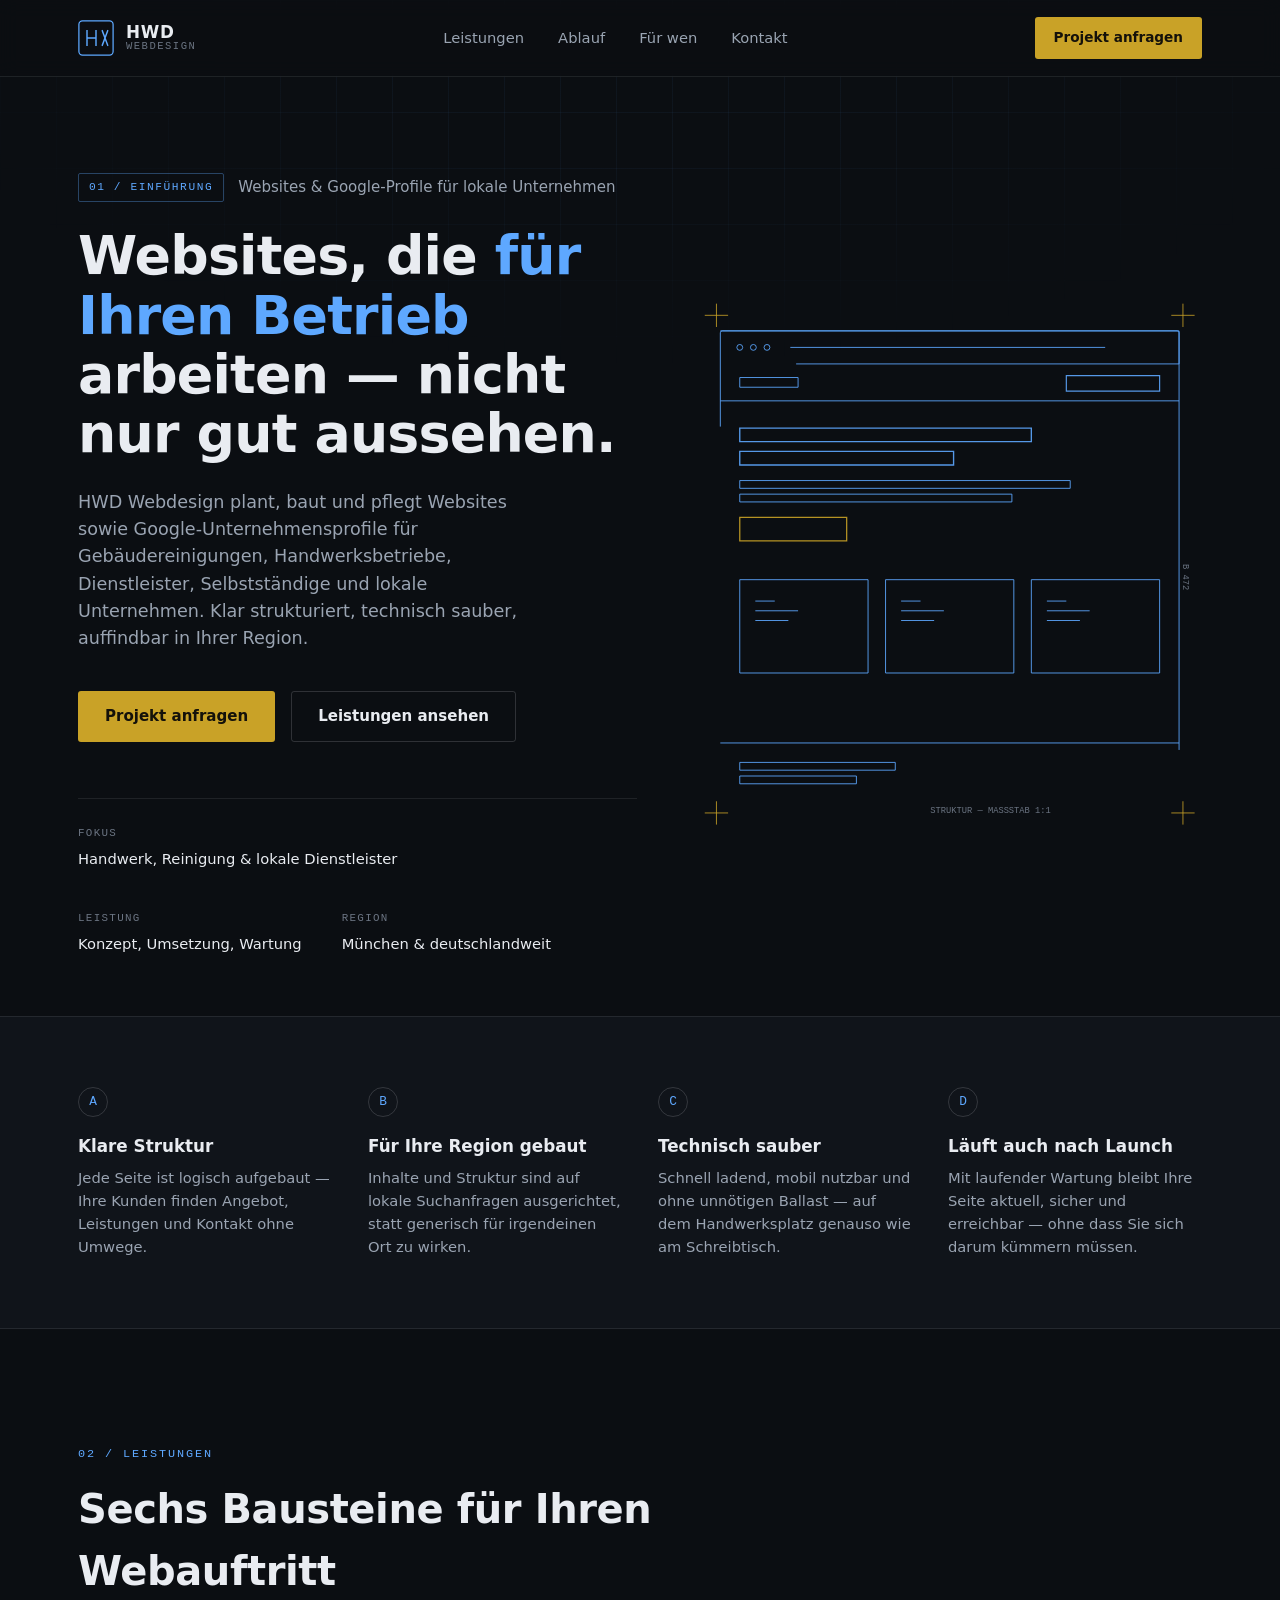
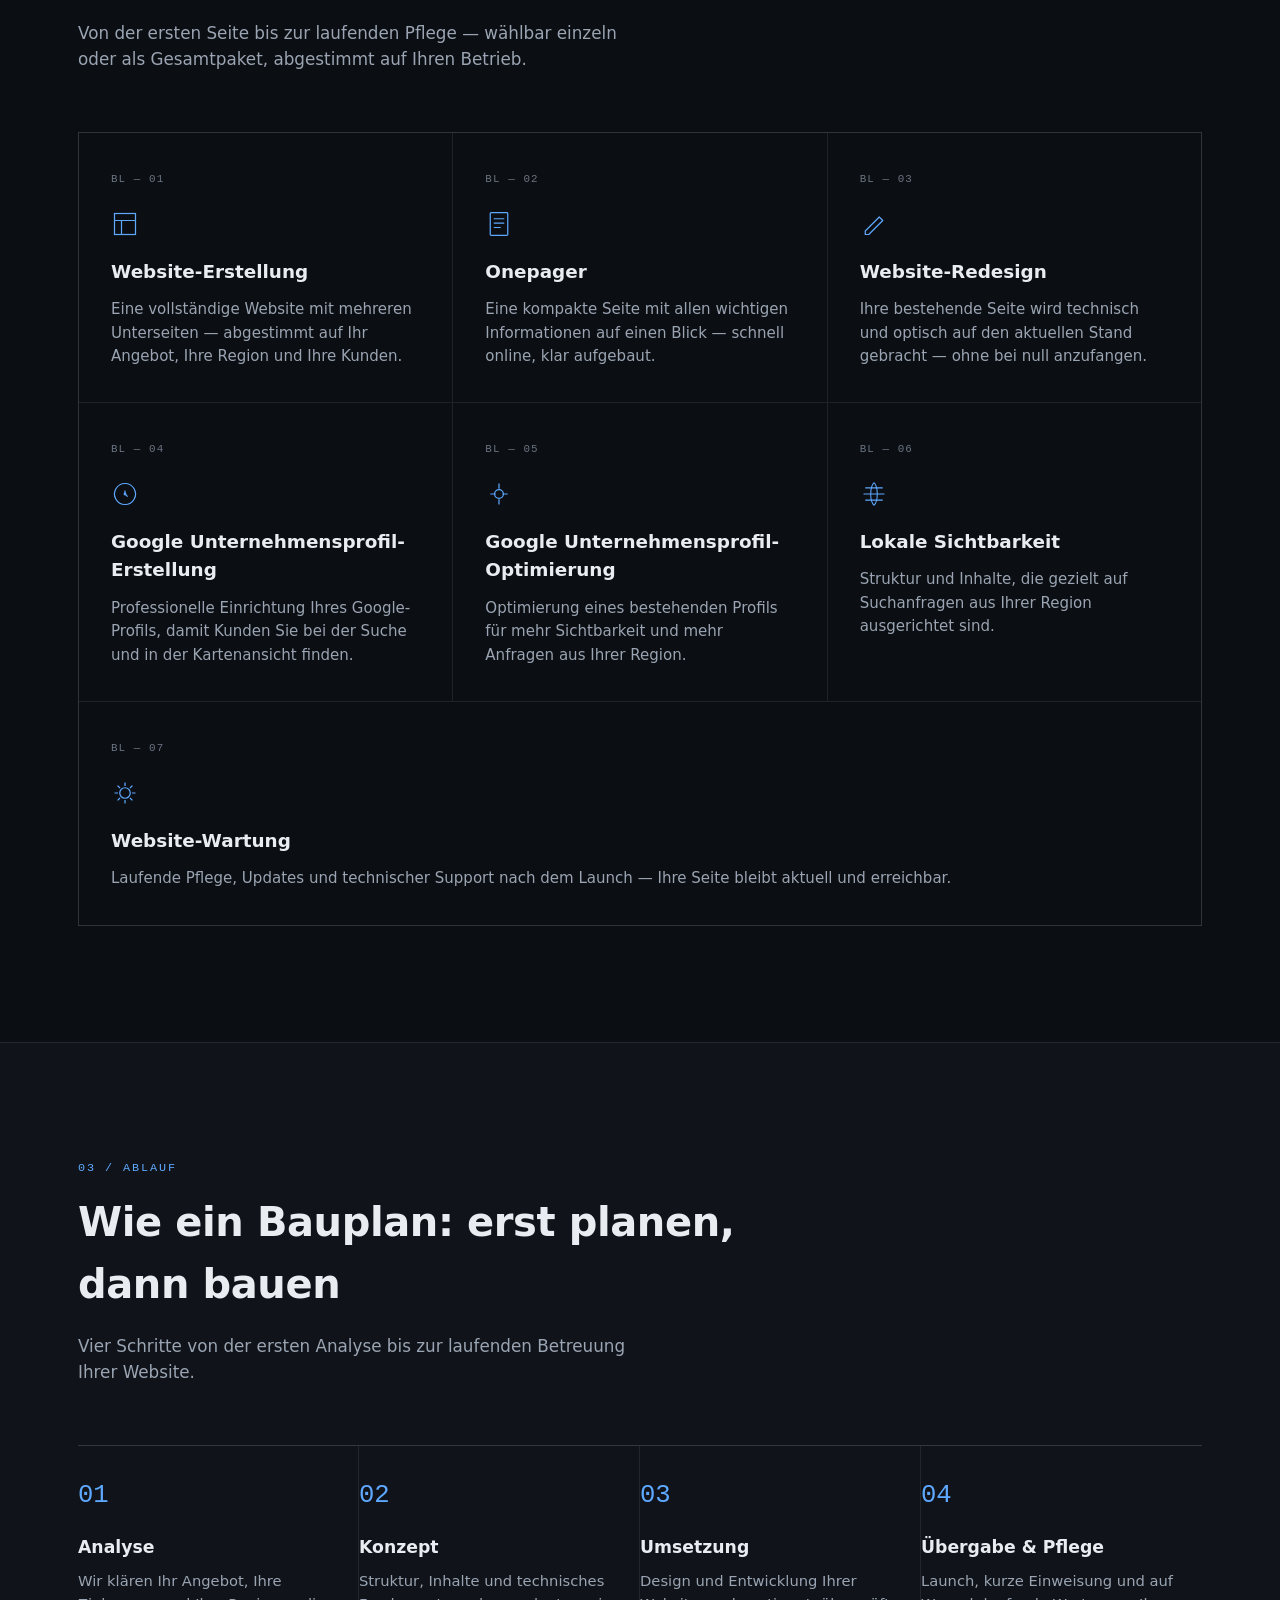
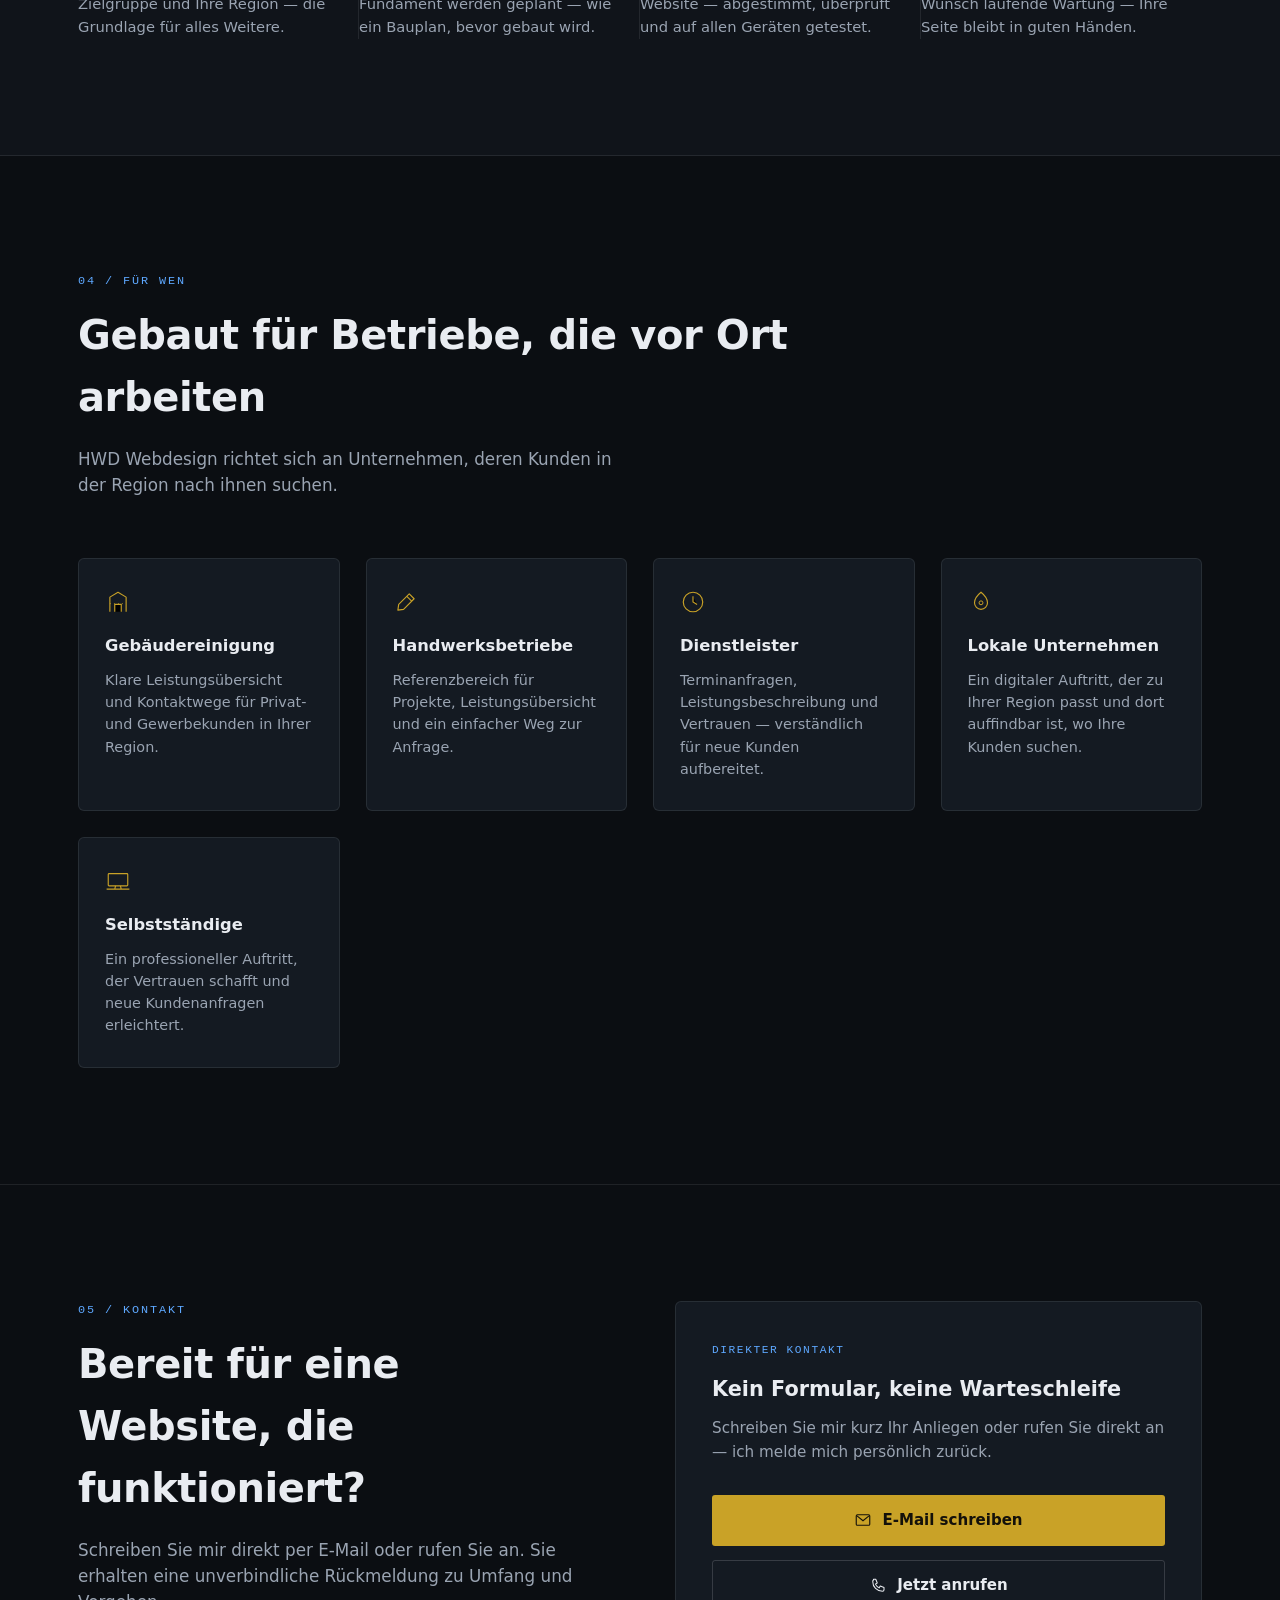
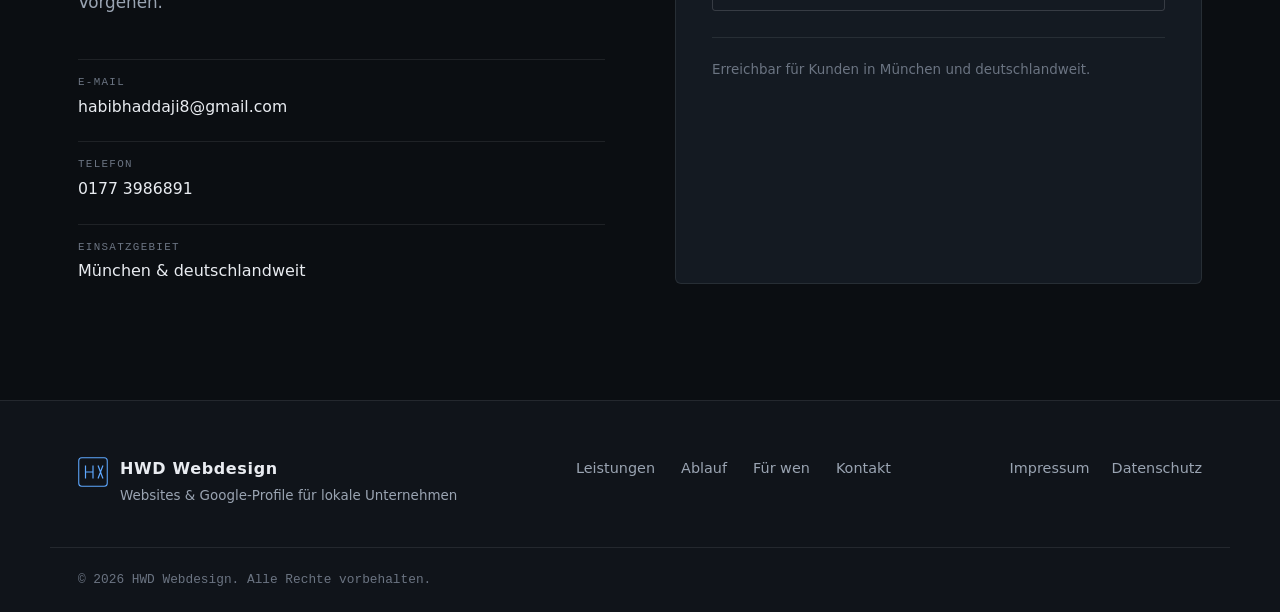
<file: index.html>
<!DOCTYPE html>
<html lang="de">
<head>
<meta charset="UTF-8">
<meta name="viewport" content="width=device-width, initial-scale=1.0">
<title>HWD Webdesign — Websites &amp; Google-Profile für lokale Unternehmen</title>
<meta name="description" content="HWD Webdesign erstellt und pflegt Websites sowie Google-Unternehmensprofile für Gebäudereinigungen, Handwerksbetriebe, Dienstleister, Selbstständige und lokale Unternehmen in München und deutschlandweit.">
<link rel="stylesheet" href="style.css">
</head>
<body>

<div class="grid-overlay" aria-hidden="true"></div>

<header class="site-header" id="top">
  <div class="wrap header-inner">
    <a class="brand" href="#top" aria-label="HWD Webdesign — Start">
      <span class="brand-mark" aria-hidden="true">
        <svg viewBox="0 0 40 40" width="36" height="36">
          <rect x="1" y="1" width="38" height="38" rx="4" fill="none" stroke="currentColor" stroke-width="1.4"/>
          <path d="M10 28 V12 M10 20 H20 M20 12 V28 M27 12 L33 28 M33 12 L27 28" fill="none" stroke="currentColor" stroke-width="1.6" stroke-linecap="square" stroke-linejoin="miter"/>
        </svg>
      </span>
      <span class="brand-text">
        <span class="brand-name">HWD</span>
        <span class="brand-sub">Webdesign</span>
      </span>
    </a>

    <nav class="main-nav" id="main-nav" aria-label="Hauptnavigation">
      <a href="#leistungen">Leistungen</a>
      <a href="#ablauf">Ablauf</a>
      <a href="#zielgruppen">Für wen</a>
      <a href="#kontakt">Kontakt</a>
    </nav>

    <div class="header-actions">
      <a href="#kontakt" class="btn btn-primary btn-sm">Projekt anfragen</a>
      <button class="nav-toggle" id="navToggle" aria-expanded="false" aria-controls="main-nav" aria-label="Menü öffnen">
        <span></span><span></span><span></span>
      </button>
    </div>
  </div>
</header>

<main>

  <section class="hero" id="hero">
    <div class="wrap hero-inner">
      <div class="hero-copy">
        <p class="eyebrow"><span class="eyebrow-tag">01 / EINFÜHRUNG</span>Websites &amp; Google-Profile für lokale Unternehmen</p>
        <h1 class="hero-title">
          Websites, die <span class="hl">für Ihren Betrieb</span> arbeiten — nicht nur gut aussehen.
        </h1>
        <p class="hero-text">
          HWD Webdesign plant, baut und pflegt Websites sowie Google-Unternehmensprofile für Gebäudereinigungen, Handwerksbetriebe, Dienstleister, Selbstständige und lokale Unternehmen. Klar strukturiert, technisch sauber, auffindbar in Ihrer Region.
        </p>
        <div class="hero-actions">
          <a href="#kontakt" class="btn btn-primary">Projekt anfragen</a>
          <a href="#leistungen" class="btn btn-ghost">Leistungen ansehen</a>
        </div>
        <dl class="hero-facts">
          <div><dt>Fokus</dt><dd>Handwerk, Reinigung &amp; lokale Dienstleister</dd></div>
          <div><dt>Leistung</dt><dd>Konzept, Umsetzung, Wartung</dd></div>
          <div><dt>Region</dt><dd>München &amp; deutschlandweit</dd></div>
        </dl>
      </div>

      <div class="hero-visual" aria-hidden="true">
        <svg class="blueprint-svg" viewBox="0 0 520 560" fill="none">
          <g class="crosshairs" stroke="currentColor" stroke-width="1">
            <path d="M8 24 H32 M20 12 V36"/>
            <path d="M488 24 H512 M500 12 V36"/>
            <path d="M8 536 H32 M20 524 V548"/>
            <path d="M488 536 H512 M500 524 V548"/>
          </g>
          <rect class="draw-line" x="24" y="40" width="472" height="480" rx="2" stroke="currentColor" stroke-width="1"/>
          <rect class="draw-line" x="24" y="40" width="472" height="34" stroke="currentColor" stroke-width="1"/>
          <circle class="draw-dot" cx="44" cy="57" r="3" stroke="currentColor" stroke-width="1"/>
          <circle class="draw-dot" cx="58" cy="57" r="3" stroke="currentColor" stroke-width="1"/>
          <circle class="draw-dot" cx="72" cy="57" r="3" stroke="currentColor" stroke-width="1"/>
          <line class="draw-line" x1="96" y1="57" x2="420" y2="57" stroke="currentColor" stroke-width="1" stroke-dasharray="2 4"/>

          <line class="draw-line" x1="24" y1="112" x2="496" y2="112" stroke="currentColor" stroke-width="1" stroke-dasharray="1 5"/>
          <rect class="draw-line" x="44" y="88" width="60" height="10" stroke="currentColor" stroke-width="1"/>
          <rect class="draw-line" x="380" y="86" width="96" height="16" stroke="currentColor" stroke-width="1.2"/>

          <rect class="draw-line" x="44" y="140" width="300" height="14" stroke="currentColor" stroke-width="1.4"/>
          <rect class="draw-line" x="44" y="164" width="220" height="14" stroke="currentColor" stroke-width="1.4"/>
          <rect class="draw-line thin" x="44" y="194" width="340" height="8" stroke="currentColor" stroke-width="1"/>
          <rect class="draw-line thin" x="44" y="208" width="280" height="8" stroke="currentColor" stroke-width="1"/>
          <rect class="draw-line accent" x="44" y="232" width="110" height="24" stroke="currentColor" stroke-width="1.3"/>

          <g class="cards">
            <rect class="draw-line" x="44" y="296" width="132" height="96" stroke="currentColor" stroke-width="1"/>
            <rect class="draw-line" x="194" y="296" width="132" height="96" stroke="currentColor" stroke-width="1"/>
            <rect class="draw-line" x="344" y="296" width="132" height="96" stroke="currentColor" stroke-width="1"/>
            <path class="draw-line thin" d="M60 318 h20 M60 328 h44 M60 338 h34" stroke="currentColor" stroke-width="1"/>
            <path class="draw-line thin" d="M210 318 h20 M210 328 h44 M210 338 h34" stroke="currentColor" stroke-width="1"/>
            <path class="draw-line thin" d="M360 318 h20 M360 328 h44 M360 338 h34" stroke="currentColor" stroke-width="1"/>
          </g>

          <line class="draw-line" x1="24" y1="464" x2="496" y2="464" stroke="currentColor" stroke-width="1" stroke-dasharray="1 5"/>
          <rect class="draw-line thin" x="44" y="484" width="160" height="8" stroke="currentColor" stroke-width="1"/>
          <rect class="draw-line thin" x="44" y="498" width="120" height="8" stroke="currentColor" stroke-width="1"/>

          <g class="measure" font-family="ui-monospace, SFMono-Regular, Menlo, Consolas, monospace" font-size="9" fill="currentColor" stroke="none">
            <text x="500" y="280" transform="rotate(90 500 280)">B 472</text>
            <text x="240" y="536">STRUKTUR — MASSSTAB 1:1</text>
          </g>
        </svg>
      </div>
    </div>
  </section>

  <section class="value-strip">
    <div class="wrap value-grid">
      <div class="value-item">
        <span class="value-num">A</span>
        <h3>Klare Struktur</h3>
        <p>Jede Seite ist logisch aufgebaut — Ihre Kunden finden Angebot, Leistungen und Kontakt ohne Umwege.</p>
      </div>
      <div class="value-item">
        <span class="value-num">B</span>
        <h3>Für Ihre Region gebaut</h3>
        <p>Inhalte und Struktur sind auf lokale Suchanfragen ausgerichtet, statt generisch für irgendeinen Ort zu wirken.</p>
      </div>
      <div class="value-item">
        <span class="value-num">C</span>
        <h3>Technisch sauber</h3>
        <p>Schnell ladend, mobil nutzbar und ohne unnötigen Ballast — auf dem Handwerksplatz genauso wie am Schreibtisch.</p>
      </div>
      <div class="value-item">
        <span class="value-num">D</span>
        <h3>Läuft auch nach Launch</h3>
        <p>Mit laufender Wartung bleibt Ihre Seite aktuell, sicher und erreichbar — ohne dass Sie sich darum kümmern müssen.</p>
      </div>
    </div>
  </section>

  <section class="leistungen" id="leistungen">
    <div class="wrap">
      <p class="section-eyebrow">02 / LEISTUNGEN</p>
      <h2 class="section-title">Sechs Bausteine für Ihren Webauftritt</h2>
      <p class="section-lead">Von der ersten Seite bis zur laufenden Pflege — wählbar einzeln oder als Gesamtpaket, abgestimmt auf Ihren Betrieb.</p>

      <div class="service-grid">
        <article class="service-card">
          <span class="sheet-no">BL — 01</span>
          <div class="service-icon" aria-hidden="true">
            <svg viewBox="0 0 32 32" width="28" height="28"><rect x="4" y="4" width="24" height="24" stroke="currentColor" stroke-width="1.4" fill="none"/><path d="M4 12h24M12 12v16" stroke="currentColor" stroke-width="1.4"/></svg>
          </div>
          <h3>Website-Erstellung</h3>
          <p>Eine vollständige Website mit mehreren Unterseiten — abgestimmt auf Ihr Angebot, Ihre Region und Ihre Kunden.</p>
        </article>

        <article class="service-card">
          <span class="sheet-no">BL — 02</span>
          <div class="service-icon" aria-hidden="true">
            <svg viewBox="0 0 32 32" width="28" height="28"><rect x="6" y="3" width="20" height="26" rx="1" stroke="currentColor" stroke-width="1.4" fill="none"/><path d="M10 10h12M10 15h12M10 20h8" stroke="currentColor" stroke-width="1.4"/></svg>
          </div>
          <h3>Onepager</h3>
          <p>Eine kompakte Seite mit allen wichtigen Informationen auf einen Blick — schnell online, klar aufgebaut.</p>
        </article>

        <article class="service-card">
          <span class="sheet-no">BL — 03</span>
          <div class="service-icon" aria-hidden="true">
            <svg viewBox="0 0 32 32" width="28" height="28"><path d="M6 24 22 8l4 4L10 28H6v-4Z" stroke="currentColor" stroke-width="1.4" fill="none" stroke-linejoin="round"/></svg>
          </div>
          <h3>Website-Redesign</h3>
          <p>Ihre bestehende Seite wird technisch und optisch auf den aktuellen Stand gebracht — ohne bei null anzufangen.</p>
        </article>

        <article class="service-card">
          <span class="sheet-no">BL — 04</span>
          <div class="service-icon" aria-hidden="true">
            <svg viewBox="0 0 32 32" width="28" height="28"><path d="M16 4a12 12 0 1 0 0.01 0Z" stroke="currentColor" stroke-width="1.4" fill="none"/><path d="M16 12v4l3 3" stroke="currentColor" stroke-width="1.4"/><circle cx="16" cy="16" r="1.6" fill="currentColor" stroke="none"/></svg>
          </div>
          <h3>Google Unternehmensprofil-Erstellung</h3>
          <p>Professionelle Einrichtung Ihres Google-Profils, damit Kunden Sie bei der Suche und in der Kartenansicht finden.</p>
        </article>

        <article class="service-card">
          <span class="sheet-no">BL — 05</span>
          <div class="service-icon" aria-hidden="true">
            <svg viewBox="0 0 32 32" width="28" height="28"><path d="M16 4v6M16 22v6M6 16h6M20 16h6" stroke="currentColor" stroke-width="1.4"/><circle cx="16" cy="16" r="5" stroke="currentColor" stroke-width="1.4" fill="none"/></svg>
          </div>
          <h3>Google Unternehmensprofil-Optimierung</h3>
          <p>Optimierung eines bestehenden Profils für mehr Sichtbarkeit und mehr Anfragen aus Ihrer Region.</p>
        </article>

        <article class="service-card">
          <span class="sheet-no">BL — 06</span>
          <div class="service-icon" aria-hidden="true">
            <svg viewBox="0 0 32 32" width="28" height="28"><path d="M16 3c5 5 5 21 0 26M16 3c-5 5-5 21 0 26M4 16h24M6 9h20M6 23h20" stroke="currentColor" stroke-width="1.2" fill="none"/></svg>
          </div>
          <h3>Lokale Sichtbarkeit</h3>
          <p>Struktur und Inhalte, die gezielt auf Suchanfragen aus Ihrer Region ausgerichtet sind.</p>
        </article>

        <article class="service-card service-card--wide">
          <span class="sheet-no">BL — 07</span>
          <div class="service-icon" aria-hidden="true">
            <svg viewBox="0 0 32 32" width="28" height="28"><path d="M16 4v4M16 24v4M4 16h4M24 16h4M7.5 7.5l2.8 2.8M21.7 21.7l2.8 2.8M7.5 24.5l2.8-2.8M21.7 10.3l2.8-2.8" stroke="currentColor" stroke-width="1.4"/><circle cx="16" cy="16" r="6" stroke="currentColor" stroke-width="1.4" fill="none"/></svg>
          </div>
          <h3>Website-Wartung</h3>
          <p>Laufende Pflege, Updates und technischer Support nach dem Launch — Ihre Seite bleibt aktuell und erreichbar.</p>
        </article>
      </div>
    </div>
  </section>

  <section class="ablauf" id="ablauf">
    <div class="wrap">
      <p class="section-eyebrow">03 / ABLAUF</p>
      <h2 class="section-title">Wie ein Bauplan: erst planen, dann bauen</h2>
      <p class="section-lead">Vier Schritte von der ersten Analyse bis zur laufenden Betreuung Ihrer Website.</p>

      <ol class="process-list">
        <li class="process-step">
          <span class="step-no">01</span>
          <div class="step-body">
            <h3>Analyse</h3>
            <p>Wir klären Ihr Angebot, Ihre Zielgruppe und Ihre Region — die Grundlage für alles Weitere.</p>
          </div>
        </li>
        <li class="process-step">
          <span class="step-no">02</span>
          <div class="step-body">
            <h3>Konzept</h3>
            <p>Struktur, Inhalte und technisches Fundament werden geplant — wie ein Bauplan, bevor gebaut wird.</p>
          </div>
        </li>
        <li class="process-step">
          <span class="step-no">03</span>
          <div class="step-body">
            <h3>Umsetzung</h3>
            <p>Design und Entwicklung Ihrer Website — abgestimmt, überprüft und auf allen Geräten getestet.</p>
          </div>
        </li>
        <li class="process-step">
          <span class="step-no">04</span>
          <div class="step-body">
            <h3>Übergabe &amp; Pflege</h3>
            <p>Launch, kurze Einweisung und auf Wunsch laufende Wartung — Ihre Seite bleibt in guten Händen.</p>
          </div>
        </li>
      </ol>
    </div>
  </section>

  <section class="zielgruppen" id="zielgruppen">
    <div class="wrap">
      <p class="section-eyebrow">04 / FÜR WEN</p>
      <h2 class="section-title">Gebaut für Betriebe, die vor Ort arbeiten</h2>
      <p class="section-lead">HWD Webdesign richtet sich an Unternehmen, deren Kunden in der Region nach ihnen suchen.</p>

      <div class="audience-grid">
        <div class="audience-card">
          <div class="audience-icon" aria-hidden="true">
            <svg viewBox="0 0 32 32" width="26" height="26"><path d="M6 28V10l10-6 10 6v18" stroke="currentColor" stroke-width="1.4" fill="none" stroke-linejoin="round"/><path d="M12 28v-9h8v9" stroke="currentColor" stroke-width="1.4"/><path d="M6 18h20" stroke="currentColor" stroke-width="1" stroke-dasharray="1 4"/></svg>
          </div>
          <h3>Gebäudereinigung</h3>
          <p>Klare Leistungsübersicht und Kontaktwege für Privat- und Gewerbekunden in Ihrer Region.</p>
        </div>
        <div class="audience-card">
          <div class="audience-icon" aria-hidden="true">
            <svg viewBox="0 0 32 32" width="26" height="26"><path d="M20 6l6 6-13 13-7 1 1-7Z" stroke="currentColor" stroke-width="1.4" fill="none" stroke-linejoin="round"/><path d="M17 9l6 6" stroke="currentColor" stroke-width="1.4"/></svg>
          </div>
          <h3>Handwerksbetriebe</h3>
          <p>Referenzbereich für Projekte, Leistungsübersicht und ein einfacher Weg zur Anfrage.</p>
        </div>
        <div class="audience-card">
          <div class="audience-icon" aria-hidden="true">
            <svg viewBox="0 0 32 32" width="26" height="26"><circle cx="16" cy="16" r="12" stroke="currentColor" stroke-width="1.4" fill="none"/><path d="M16 9v7l5 3" stroke="currentColor" stroke-width="1.4"/></svg>
          </div>
          <h3>Dienstleister</h3>
          <p>Terminanfragen, Leistungsbeschreibung und Vertrauen — verständlich für neue Kunden aufbereitet.</p>
        </div>
        <div class="audience-card">
          <div class="audience-icon" aria-hidden="true">
            <svg viewBox="0 0 32 32" width="26" height="26"><path d="M16 4c5 4 8 8 8 13a8 8 0 0 1-16 0c0-5 3-9 8-13Z" stroke="currentColor" stroke-width="1.4" fill="none"/><circle cx="16" cy="17" r="2.4" stroke="currentColor" stroke-width="1.2" fill="none"/></svg>
          </div>
          <h3>Lokale Unternehmen</h3>
          <p>Ein digitaler Auftritt, der zu Ihrer Region passt und dort auffindbar ist, wo Ihre Kunden suchen.</p>
        </div>
        <div class="audience-card">
          <div class="audience-icon" aria-hidden="true">
            <svg viewBox="0 0 32 32" width="26" height="26"><rect x="4" y="7" width="24" height="15" rx="1" stroke="currentColor" stroke-width="1.4" fill="none"/><path d="M2 26h28M13 22l-1 4M19 22l1 4" stroke="currentColor" stroke-width="1.4"/></svg>
          </div>
          <h3>Selbstständige</h3>
          <p>Ein professioneller Auftritt, der Vertrauen schafft und neue Kundenanfragen erleichtert.</p>
        </div>
      </div>
    </div>
  </section>

  <section class="kontakt" id="kontakt">
    <div class="wrap kontakt-inner">
      <div class="kontakt-copy">
        <p class="section-eyebrow">05 / KONTAKT</p>
        <h2 class="section-title">Bereit für eine Website, die funktioniert?</h2>
        <p class="section-lead">Schreiben Sie mir direkt per E-Mail oder rufen Sie an. Sie erhalten eine unverbindliche Rückmeldung zu Umfang und Vorgehen.</p>

        <ul class="kontakt-meta">
          <li>
            <span class="kontakt-label">E-Mail</span>
            <a href="mailto:habibhaddaji8@gmail.com">habibhaddaji8@gmail.com</a>
          </li>
          <li>
            <span class="kontakt-label">Telefon</span>
            <a href="tel:+491773986891">0177 3986891</a>
          </li>
          <li>
            <span class="kontakt-label">Einsatzgebiet</span>
            <span>München &amp; deutschlandweit</span>
          </li>
        </ul>
      </div>

      <div class="kontakt-panel">
        <p class="panel-eyebrow">Direkter Kontakt</p>
        <h3 class="panel-title">Kein Formular, keine Warteschleife</h3>
        <p class="panel-lead">Schreiben Sie mir kurz Ihr Anliegen oder rufen Sie direkt an — ich melde mich persönlich zurück.</p>

        <div class="kontakt-actions">
          <a href="mailto:habibhaddaji8@gmail.com" class="btn btn-primary btn-block">
            <svg viewBox="0 0 24 24" width="18" height="18" aria-hidden="true"><rect x="3" y="5" width="18" height="14" rx="1.5" stroke="currentColor" stroke-width="1.5" fill="none"/><path d="M4 6.5 12 13l8-6.5" stroke="currentColor" stroke-width="1.5" fill="none"/></svg>
            E-Mail schreiben
          </a>
          <a href="tel:+491773986891" class="btn btn-ghost btn-block">
            <svg viewBox="0 0 24 24" width="18" height="18" aria-hidden="true"><path d="M6 3h3l2 5-2.5 1.5a11 11 0 0 0 5 5L15 12l5 2v3a2 2 0 0 1-2 2C10.5 19 5 13.5 5 6a2 2 0 0 1 1-2Z" stroke="currentColor" stroke-width="1.4" fill="none" stroke-linejoin="round"/></svg>
            Jetzt anrufen
          </a>
        </div>

        <p class="panel-note">Erreichbar für Kunden in München und deutschlandweit.</p>
      </div>
    </div>
  </section>

</main>

<footer class="site-footer">
  <div class="wrap footer-inner">
    <div class="footer-brand">
      <span class="brand-mark" aria-hidden="true">
        <svg viewBox="0 0 40 40" width="30" height="30">
          <rect x="1" y="1" width="38" height="38" rx="4" fill="none" stroke="currentColor" stroke-width="1.4"/>
          <path d="M10 28 V12 M10 20 H20 M20 12 V28 M27 12 L33 28 M33 12 L27 28" fill="none" stroke="currentColor" stroke-width="1.6" stroke-linecap="square" stroke-linejoin="miter"/>
        </svg>
      </span>
      <div>
        <p class="brand-name">HWD Webdesign</p>
        <p class="footer-tagline">Websites &amp; Google-Profile für lokale Unternehmen</p>
      </div>
    </div>

    <nav class="footer-nav" aria-label="Fußzeilen-Navigation">
      <a href="#leistungen">Leistungen</a>
      <a href="#ablauf">Ablauf</a>
      <a href="#zielgruppen">Für wen</a>
      <a href="#kontakt">Kontakt</a>
    </nav>

    <div class="footer-legal">
      <a href="impressum.html">Impressum</a>
      <a href="datenschutz.html">Datenschutz</a>
    </div>
  </div>
  <div class="wrap footer-bottom">
    <p>© <span id="year"></span> HWD Webdesign. Alle Rechte vorbehalten.</p>
  </div>
</footer>

<script src="script.js"></script>
</body>
</html>
</file>
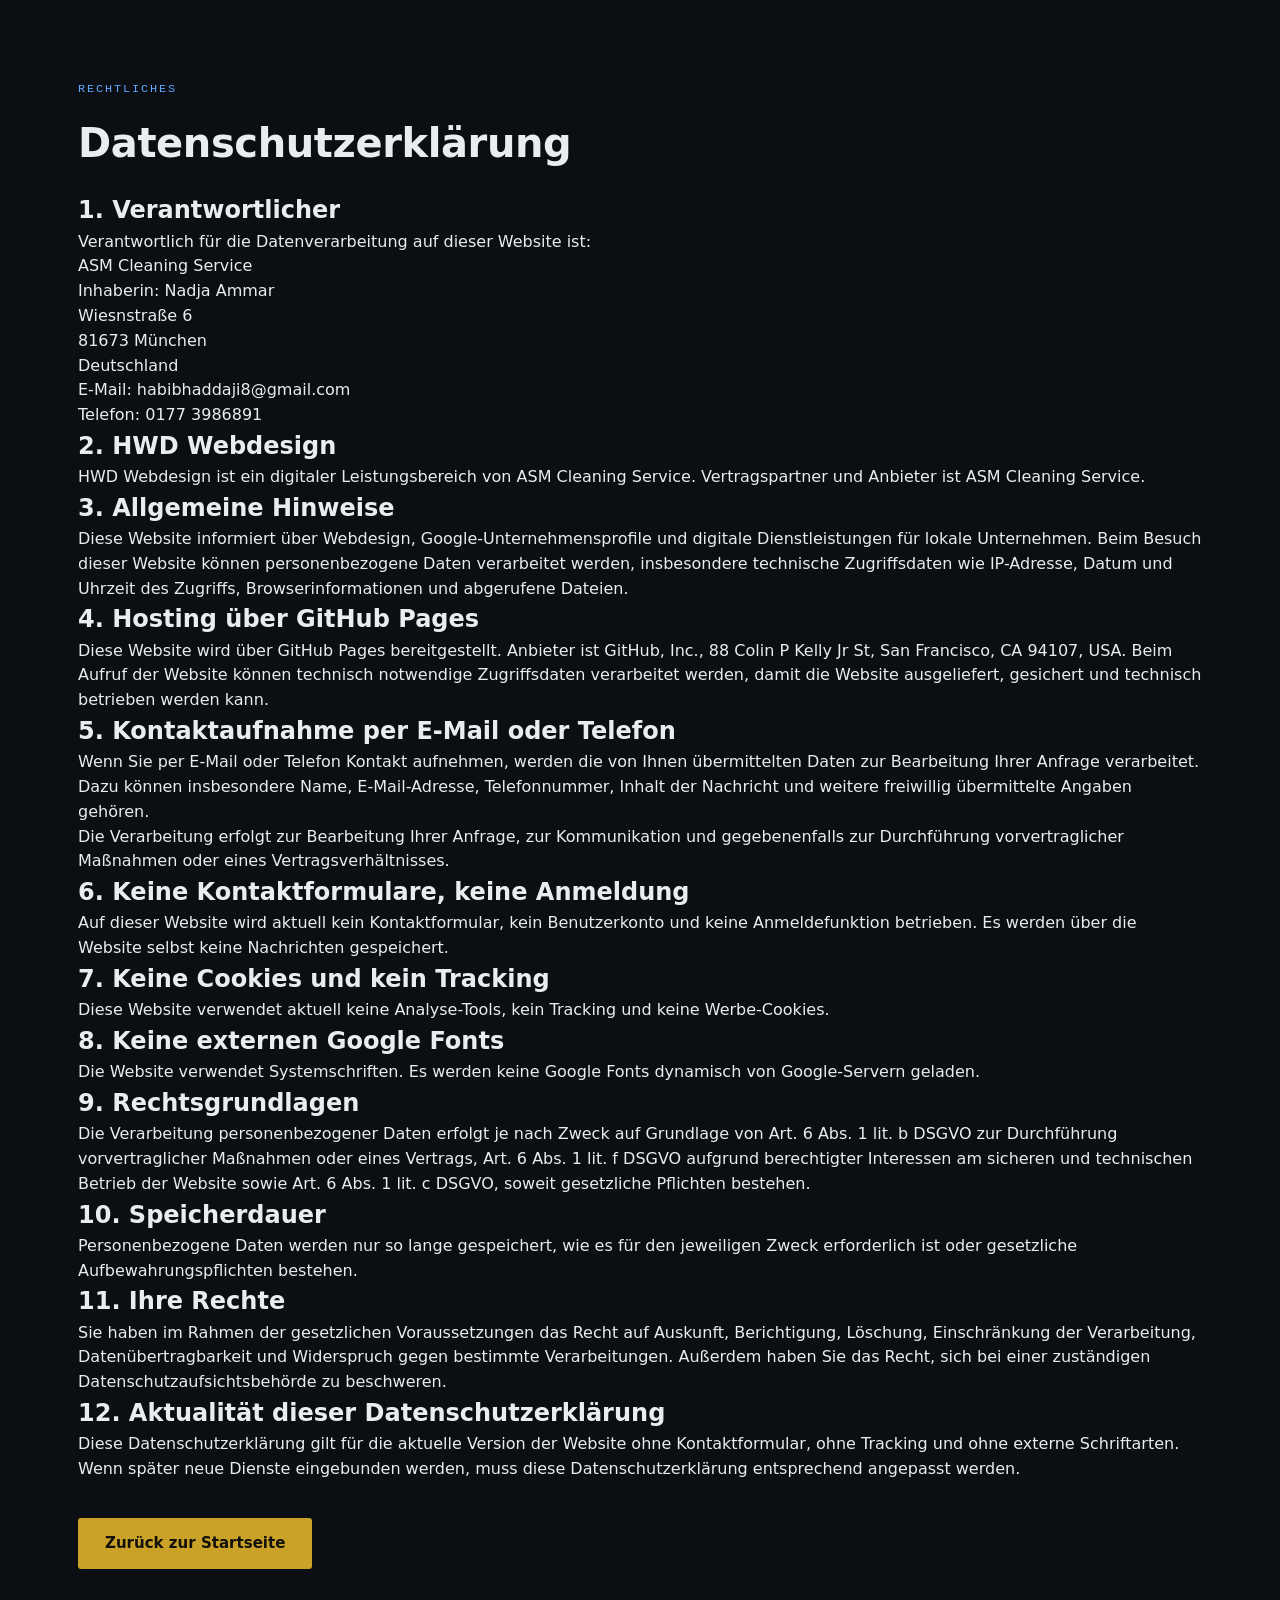
<file: datenschutz.html>
<!DOCTYPE html>
<html lang="de">
<head>
  <meta charset="UTF-8">
  <meta name="viewport" content="width=device-width, initial-scale=1.0">
  <title>Datenschutz – HWD Webdesign</title>
  <meta name="robots" content="noindex, follow">
  <link rel="stylesheet" href="style.css">
</head>
<body>
  <main class="wrap" style="padding-block: 80px;">
    <p class="section-eyebrow">Rechtliches</p>
    <h1 class="section-title">Datenschutzerklärung</h1>

    <h2>1. Verantwortlicher</h2>
    <p>
      Verantwortlich für die Datenverarbeitung auf dieser Website ist:
    </p>

    <p>
      ASM Cleaning Service<br>
      Inhaberin: Nadja Ammar<br>
      Wiesnstraße 6<br>
      81673 München<br>
      Deutschland
    </p>

    <p>
      E-Mail: <a href="mailto:habibhaddaji8@gmail.com">habibhaddaji8@gmail.com</a><br>
      Telefon: <a href="tel:+491773986891">0177 3986891</a>
    </p>

    <h2>2. HWD Webdesign</h2>
    <p>
      HWD Webdesign ist ein digitaler Leistungsbereich von ASM Cleaning Service.
      Vertragspartner und Anbieter ist ASM Cleaning Service.
    </p>

    <h2>3. Allgemeine Hinweise</h2>
    <p>
      Diese Website informiert über Webdesign, Google-Unternehmensprofile und digitale Dienstleistungen
      für lokale Unternehmen. Beim Besuch dieser Website können personenbezogene Daten verarbeitet werden,
      insbesondere technische Zugriffsdaten wie IP-Adresse, Datum und Uhrzeit des Zugriffs,
      Browserinformationen und abgerufene Dateien.
    </p>

    <h2>4. Hosting über GitHub Pages</h2>
    <p>
      Diese Website wird über GitHub Pages bereitgestellt. Anbieter ist GitHub, Inc., 88 Colin P Kelly Jr St,
      San Francisco, CA 94107, USA. Beim Aufruf der Website können technisch notwendige Zugriffsdaten
      verarbeitet werden, damit die Website ausgeliefert, gesichert und technisch betrieben werden kann.
    </p>

    <h2>5. Kontaktaufnahme per E-Mail oder Telefon</h2>
    <p>
      Wenn Sie per E-Mail oder Telefon Kontakt aufnehmen, werden die von Ihnen übermittelten Daten
      zur Bearbeitung Ihrer Anfrage verarbeitet. Dazu können insbesondere Name, E-Mail-Adresse,
      Telefonnummer, Inhalt der Nachricht und weitere freiwillig übermittelte Angaben gehören.
    </p>

    <p>
      Die Verarbeitung erfolgt zur Bearbeitung Ihrer Anfrage, zur Kommunikation und gegebenenfalls zur
      Durchführung vorvertraglicher Maßnahmen oder eines Vertragsverhältnisses.
    </p>

    <h2>6. Keine Kontaktformulare, keine Anmeldung</h2>
    <p>
      Auf dieser Website wird aktuell kein Kontaktformular, kein Benutzerkonto und keine Anmeldefunktion betrieben.
      Es werden über die Website selbst keine Nachrichten gespeichert.
    </p>

    <h2>7. Keine Cookies und kein Tracking</h2>
    <p>
      Diese Website verwendet aktuell keine Analyse-Tools, kein Tracking und keine Werbe-Cookies.
    </p>

    <h2>8. Keine externen Google Fonts</h2>
    <p>
      Die Website verwendet Systemschriften. Es werden keine Google Fonts dynamisch von Google-Servern geladen.
    </p>

    <h2>9. Rechtsgrundlagen</h2>
    <p>
      Die Verarbeitung personenbezogener Daten erfolgt je nach Zweck auf Grundlage von Art. 6 Abs. 1 lit. b DSGVO
      zur Durchführung vorvertraglicher Maßnahmen oder eines Vertrags, Art. 6 Abs. 1 lit. f DSGVO aufgrund
      berechtigter Interessen am sicheren und technischen Betrieb der Website sowie Art. 6 Abs. 1 lit. c DSGVO,
      soweit gesetzliche Pflichten bestehen.
    </p>

    <h2>10. Speicherdauer</h2>
    <p>
      Personenbezogene Daten werden nur so lange gespeichert, wie es für den jeweiligen Zweck erforderlich ist
      oder gesetzliche Aufbewahrungspflichten bestehen.
    </p>

    <h2>11. Ihre Rechte</h2>
    <p>
      Sie haben im Rahmen der gesetzlichen Voraussetzungen das Recht auf Auskunft, Berichtigung, Löschung,
      Einschränkung der Verarbeitung, Datenübertragbarkeit und Widerspruch gegen bestimmte Verarbeitungen.
      Außerdem haben Sie das Recht, sich bei einer zuständigen Datenschutzaufsichtsbehörde zu beschweren.
    </p>

    <h2>12. Aktualität dieser Datenschutzerklärung</h2>
    <p>
      Diese Datenschutzerklärung gilt für die aktuelle Version der Website ohne Kontaktformular,
      ohne Tracking und ohne externe Schriftarten. Wenn später neue Dienste eingebunden werden,
      muss diese Datenschutzerklärung entsprechend angepasst werden.
    </p>

    <p style="margin-top: 36px;">
      <a class="btn btn-primary" href="index.html">Zurück zur Startseite</a>
    </p>
  </main>
</body>
</html>
</file>
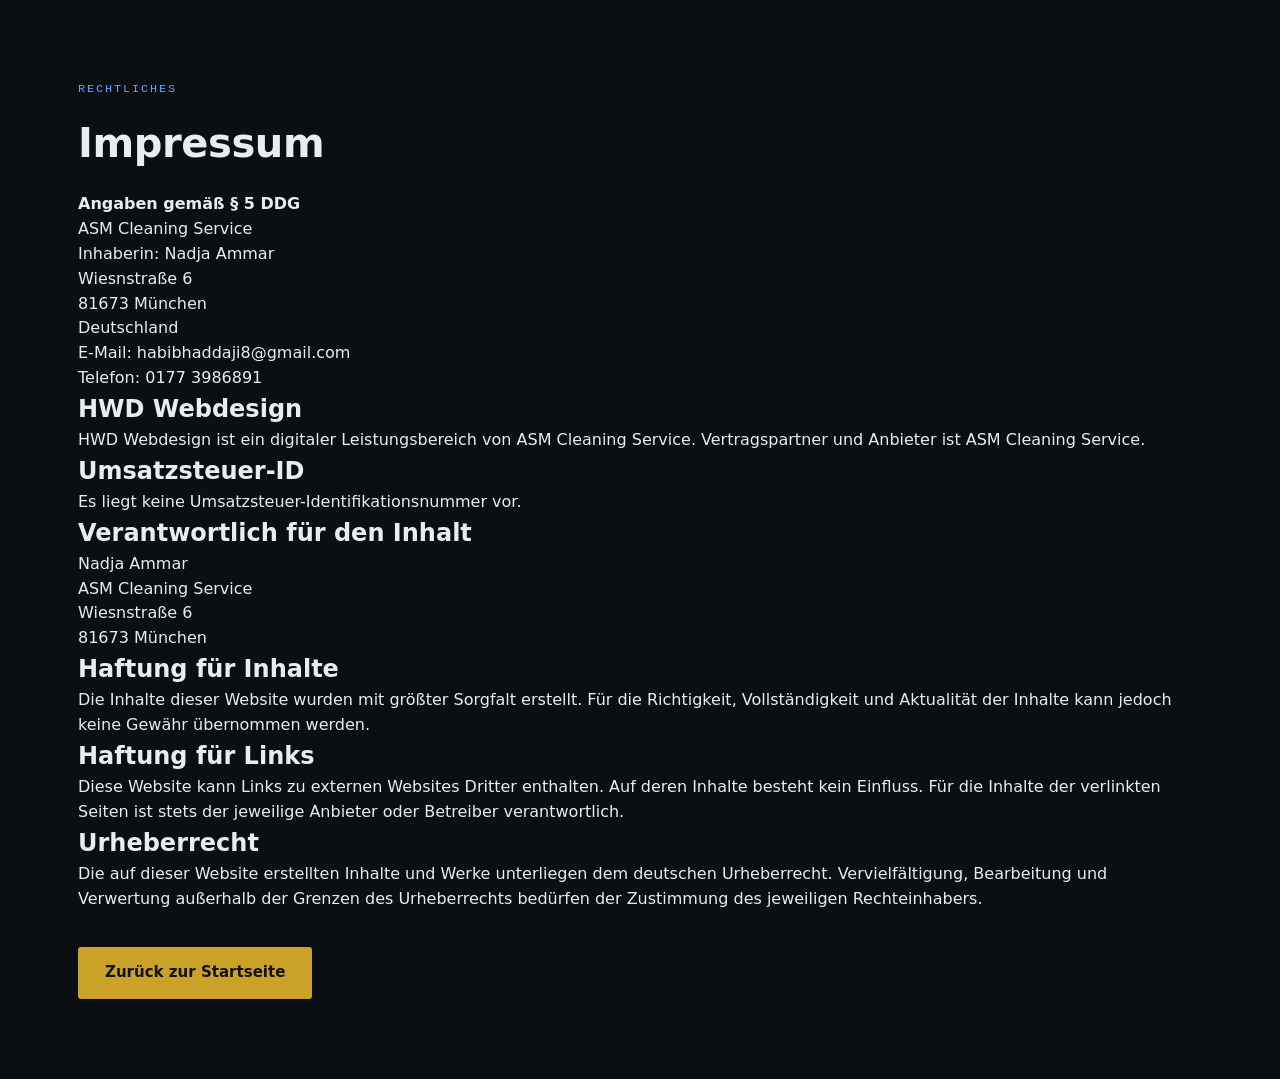
<file: impressum.html>
<!DOCTYPE html>
<html lang="de">
<head>
  <meta charset="UTF-8">
  <meta name="viewport" content="width=device-width, initial-scale=1.0">
  <title>Impressum – HWD Webdesign</title>
  <meta name="robots" content="noindex, follow">
  <link rel="stylesheet" href="style.css">
</head>
<body>
  <main class="wrap" style="padding-block: 80px;">
    <p class="section-eyebrow">Rechtliches</p>
    <h1 class="section-title">Impressum</h1>

    <p><strong>Angaben gemäß § 5 DDG</strong></p>

    <p>
      ASM Cleaning Service<br>
      Inhaberin: Nadja Ammar<br>
      Wiesnstraße 6<br>
      81673 München<br>
      Deutschland
    </p>

    <p>
      E-Mail: <a href="mailto:habibhaddaji8@gmail.com">habibhaddaji8@gmail.com</a><br>
      Telefon: <a href="tel:+491773986891">0177 3986891</a>
    </p>

    <h2>HWD Webdesign</h2>
    <p>
      HWD Webdesign ist ein digitaler Leistungsbereich von ASM Cleaning Service.
      Vertragspartner und Anbieter ist ASM Cleaning Service.
    </p>

    <h2>Umsatzsteuer-ID</h2>
    <p>
      Es liegt keine Umsatzsteuer-Identifikationsnummer vor.
    </p>

    <h2>Verantwortlich für den Inhalt</h2>
    <p>
      Nadja Ammar<br>
      ASM Cleaning Service<br>
      Wiesnstraße 6<br>
      81673 München
    </p>

    <h2>Haftung für Inhalte</h2>
    <p>
      Die Inhalte dieser Website wurden mit größter Sorgfalt erstellt. Für die Richtigkeit,
      Vollständigkeit und Aktualität der Inhalte kann jedoch keine Gewähr übernommen werden.
    </p>

    <h2>Haftung für Links</h2>
    <p>
      Diese Website kann Links zu externen Websites Dritter enthalten. Auf deren Inhalte besteht
      kein Einfluss. Für die Inhalte der verlinkten Seiten ist stets der jeweilige Anbieter oder
      Betreiber verantwortlich.
    </p>

    <h2>Urheberrecht</h2>
    <p>
      Die auf dieser Website erstellten Inhalte und Werke unterliegen dem deutschen Urheberrecht.
      Vervielfältigung, Bearbeitung und Verwertung außerhalb der Grenzen des Urheberrechts bedürfen
      der Zustimmung des jeweiligen Rechteinhabers.
    </p>

    <p style="margin-top: 36px;">
      <a class="btn btn-primary" href="index.html">Zurück zur Startseite</a>
    </p>
  </main>
</body>
</html>
</file>
<file: style.css>
/* ==========================================================================
   HWD Webdesign — Design Tokens
   Palette:  #0B0E12 bg · #10141A bg-alt · #141922 surface
             #E9ECF1 text · #9AA4B2 muted
             #5EA8FF blueprint (structure/links) · #C9A227 brass (action/premium)
   Type:     System fonts only, no external Google Fonts
   Signature: architectural blueprint lines — grid, crosshairs, sheet numbers
   ========================================================================== */

:root {
  --bg: #0b0e12;
  --bg-alt: #10141a;
  --surface: #141a22;
  --surface-2: #181f29;
  --border: rgba(233, 236, 241, 0.09);
  --border-strong: rgba(233, 236, 241, 0.16);
  --text: #e9ecf1;
  --text-muted: #9aa4b2;
  --text-dim: #6b7482;
  --blue: #5ea8ff;
  --blue-dim: rgba(94, 168, 255, 0.35);
  --brass: #c9a227;
  --brass-hover: #ddb63c;
  --radius-s: 3px;
  --radius-m: 6px;
  --font-display: system-ui, -apple-system, BlinkMacSystemFont, "Segoe UI", sans-serif;
  --font-body: system-ui, -apple-system, BlinkMacSystemFont, "Segoe UI", sans-serif;
  --font-mono: ui-monospace, SFMono-Regular, Menlo, Consolas, "Liberation Mono", monospace;
  --wrap: 1180px;
  --ease: cubic-bezier(0.16, 1, 0.3, 1);
}

/* ---------- Reset ---------- */
*, *::before, *::after { box-sizing: border-box; }
html { scroll-behavior: smooth; }
@media (prefers-reduced-motion: reduce) {
  html { scroll-behavior: auto; }
  *, *::before, *::after { animation-duration: 0.01ms !important; animation-iteration-count: 1 !important; transition-duration: 0.01ms !important; scroll-behavior: auto !important; }
}
body, h1, h2, h3, p, dl, dd, figure, ol, ul { margin: 0; }
ul, ol { padding: 0; list-style: none; }
img, svg { display: block; max-width: 100%; }
a { color: inherit; text-decoration: none; }
button, input, select, textarea { font: inherit; color: inherit; }
input, select, textarea { background: none; border: none; }

body {
  background: var(--bg);
  color: var(--text);
  font-family: var(--font-body);
  font-size: 16px;
  line-height: 1.55;
  -webkit-font-smoothing: antialiased;
  position: relative;
  overflow-x: hidden;
}

.wrap {
  max-width: var(--wrap);
  margin-inline: auto;
  padding-inline: 28px;
}

::selection { background: var(--blue-dim); color: #fff; }

:focus-visible {
  outline: 2px solid var(--blue);
  outline-offset: 3px;
  border-radius: 2px;
}

/* ---------- Ambient blueprint grid ---------- */
.grid-overlay {
  position: fixed;
  inset: 0;
  z-index: 0;
  pointer-events: none;
  background-image:
    linear-gradient(rgba(94, 168, 255, 0.05) 1px, transparent 1px),
    linear-gradient(90deg, rgba(94, 168, 255, 0.05) 1px, transparent 1px);
  background-size: 56px 56px;
  mask-image: radial-gradient(ellipse 80% 55% at 50% 0%, #000 30%, transparent 75%);
}

/* ==========================================================================
   Buttons
   ========================================================================== */
.btn {
  display: inline-flex;
  align-items: center;
  justify-content: center;
  gap: 8px;
  padding: 13px 26px;
  font-family: var(--font-body);
  font-weight: 600;
  font-size: 0.94rem;
  border-radius: var(--radius-s);
  border: 1px solid transparent;
  cursor: pointer;
  transition: transform 0.25s var(--ease), background-color 0.25s var(--ease), border-color 0.25s var(--ease), color 0.25s var(--ease);
  white-space: nowrap;
}
.btn-primary {
  background: var(--brass);
  color: #14110a;
}
.btn-primary:hover { background: var(--brass-hover); transform: translateY(-1px); }
.btn-ghost {
  background: transparent;
  border-color: var(--border-strong);
  color: var(--text);
}
.btn-ghost:hover { border-color: var(--blue); color: var(--blue); }
.btn-sm { padding: 9px 18px; font-size: 0.85rem; }
.btn-block { width: 100%; }

/* ==========================================================================
   Header
   ========================================================================== */
.site-header {
  position: sticky;
  top: 0;
  z-index: 50;
  background: rgba(11, 14, 18, 0.82);
  backdrop-filter: blur(10px);
  border-bottom: 1px solid var(--border);
}
.header-inner {
  display: flex;
  align-items: center;
  justify-content: space-between;
  height: 76px;
}
.brand {
  display: flex;
  align-items: center;
  gap: 12px;
}
.brand-mark {
  color: var(--blue);
  display: inline-flex;
  flex-shrink: 0;
}
.brand-text { display: flex; flex-direction: column; line-height: 1.1; }
.brand-name {
  font-family: var(--font-display);
  font-weight: 800;
  font-size: 1.05rem;
  letter-spacing: 0.04em;
}
.brand-sub {
  font-family: var(--font-mono);
  font-size: 0.66rem;
  letter-spacing: 0.14em;
  color: var(--text-dim);
  text-transform: uppercase;
}

.main-nav { display: flex; gap: 34px; }
.main-nav a {
  font-size: 0.92rem;
  color: var(--text-muted);
  position: relative;
  padding: 6px 0;
  transition: color 0.2s var(--ease);
}
.main-nav a:hover { color: var(--text); }
.main-nav a::after {
  content: "";
  position: absolute;
  left: 0; bottom: 0;
  width: 0; height: 1px;
  background: var(--blue);
  transition: width 0.25s var(--ease);
}
.main-nav a:hover::after { width: 100%; }

.header-actions { display: flex; align-items: center; gap: 18px; }

.nav-toggle {
  display: none;
  flex-direction: column;
  justify-content: center;
  gap: 5px;
  width: 34px;
  height: 34px;
  background: none;
  border: 1px solid var(--border-strong);
  border-radius: var(--radius-s);
  cursor: pointer;
}
.nav-toggle span {
  display: block;
  height: 1px;
  margin-inline: 8px;
  background: var(--text);
  transition: transform 0.25s var(--ease), opacity 0.25s var(--ease);
}
.nav-toggle[aria-expanded="true"] span:nth-child(1) { transform: translateY(6px) rotate(45deg); }
.nav-toggle[aria-expanded="true"] span:nth-child(2) { opacity: 0; }
.nav-toggle[aria-expanded="true"] span:nth-child(3) { transform: translateY(-6px) rotate(-45deg); }

/* ==========================================================================
   Section scaffolding
   ========================================================================== */
main { position: relative; z-index: 1; }
section { padding-block: 116px; }
.section-eyebrow {
  font-family: var(--font-mono);
  font-size: 0.74rem;
  letter-spacing: 0.16em;
  color: var(--blue);
  text-transform: uppercase;
  margin-bottom: 14px;
}
.section-title {
  font-family: var(--font-display);
  font-weight: 700;
  font-size: clamp(1.7rem, 3.2vw, 2.5rem);
  letter-spacing: -0.01em;
  max-width: 720px;
  margin-bottom: 18px;
}
.section-lead {
  color: var(--text-muted);
  font-size: 1.05rem;
  max-width: 560px;
  margin-bottom: 60px;
}

.eyebrow {
  display: flex;
  align-items: center;
  gap: 14px;
  font-size: 0.94rem;
  color: var(--text-muted);
  margin-bottom: 24px;
}
.eyebrow-tag {
  font-family: var(--font-mono);
  font-size: 0.7rem;
  letter-spacing: 0.14em;
  color: var(--blue);
  border: 1px solid var(--blue-dim);
  padding: 5px 10px;
  border-radius: 2px;
}

/* ==========================================================================
   Hero
   ========================================================================== */
.hero { padding-top: 96px; padding-bottom: 60px; }
.hero-inner {
  display: grid;
  grid-template-columns: 1.05fr 0.95fr;
  gap: 60px;
  align-items: center;
}
.hero-title {
  font-family: var(--font-display);
  font-weight: 800;
  font-size: clamp(2.2rem, 4.2vw, 3.4rem);
  line-height: 1.1;
  letter-spacing: -0.015em;
  margin-bottom: 26px;
}
.hero-title .hl { color: var(--blue); }
.hero-text {
  color: var(--text-muted);
  font-size: 1.1rem;
  max-width: 480px;
  margin-bottom: 38px;
}
.hero-actions { display: flex; gap: 16px; margin-bottom: 56px; flex-wrap: wrap; }

.hero-facts {
  display: flex;
  gap: 40px;
  flex-wrap: wrap;
  border-top: 1px solid var(--border);
  padding-top: 26px;
}
.hero-facts dt {
  font-family: var(--font-mono);
  font-size: 0.68rem;
  letter-spacing: 0.12em;
  text-transform: uppercase;
  color: var(--text-dim);
  margin-bottom: 6px;
}
.hero-facts dd { font-size: 0.92rem; color: var(--text); }

.hero-visual { color: var(--blue); position: relative; }
.blueprint-svg { width: 100%; height: auto; }
.blueprint-svg .crosshairs { color: var(--brass); opacity: 0.85; }
.blueprint-svg rect,
.blueprint-svg line,
.blueprint-svg path.draw-line,
.blueprint-svg circle.draw-dot {
  opacity: 0.9;
}
.blueprint-svg .accent { stroke: var(--brass); }
.blueprint-svg .measure { fill: var(--text-dim); }

.blueprint-svg .draw-line,
.blueprint-svg rect.draw-line,
.blueprint-svg circle.draw-dot,
.blueprint-svg line.draw-line {
  stroke-dasharray: 900;
  stroke-dashoffset: 900;
  animation: draw 2.6s var(--ease) forwards;
}
.blueprint-svg .cards rect { animation-delay: 0.4s; }
.blueprint-svg .cards path { animation-delay: 0.9s; }
@keyframes draw { to { stroke-dashoffset: 0; } }
@media (prefers-reduced-motion: reduce) {
  .blueprint-svg .draw-line, .blueprint-svg rect.draw-line, .blueprint-svg circle.draw-dot, .blueprint-svg line.draw-line { animation: none; stroke-dashoffset: 0; }
}

/* ==========================================================================
   Value strip
   ========================================================================== */
.value-strip {
  padding-block: 70px;
  border-top: 1px solid var(--border);
  border-bottom: 1px solid var(--border);
  background: var(--bg-alt);
}
.value-grid {
  display: grid;
  grid-template-columns: repeat(4, 1fr);
  gap: 36px;
}
.value-num {
  display: inline-flex;
  align-items: center;
  justify-content: center;
  width: 30px; height: 30px;
  font-family: var(--font-mono);
  font-size: 0.8rem;
  border: 1px solid var(--border-strong);
  border-radius: 50%;
  color: var(--blue);
  margin-bottom: 16px;
}
.value-item h3 {
  font-family: var(--font-display);
  font-size: 1.05rem;
  margin-bottom: 8px;
}
.value-item p { color: var(--text-muted); font-size: 0.92rem; }

/* ==========================================================================
   Leistungen
   ========================================================================== */
.service-grid {
  display: grid;
  grid-template-columns: repeat(3, 1fr);
  gap: 1px;
  background: var(--border);
  border: 1px solid var(--border);
}
.service-card {
  background: var(--bg);
  padding: 38px 32px 34px;
  position: relative;
  transition: background-color 0.3s var(--ease);
}
.service-card::before,
.service-card::after {
  content: "";
  position: absolute;
  width: 14px; height: 14px;
  border-color: var(--blue-dim);
  border-style: solid;
  opacity: 0;
  transition: opacity 0.3s var(--ease);
}
.service-card::before { top: 10px; left: 10px; border-width: 1px 0 0 1px; }
.service-card::after { bottom: 10px; right: 10px; border-width: 0 1px 1px 0; }
.service-card:hover { background: var(--surface); }
.service-card:hover::before, .service-card:hover::after { opacity: 1; }
.service-card--wide { grid-column: 1 / -1; }

.sheet-no {
  display: block;
  font-family: var(--font-mono);
  font-size: 0.68rem;
  letter-spacing: 0.1em;
  color: var(--text-dim);
  margin-bottom: 22px;
}
.service-icon {
  color: var(--blue);
  margin-bottom: 20px;
}
.service-card h3 {
  font-family: var(--font-display);
  font-size: 1.15rem;
  font-weight: 700;
  margin-bottom: 12px;
}
.service-card p { color: var(--text-muted); font-size: 0.94rem; }

/* ==========================================================================
   Ablauf
   ========================================================================== */
.ablauf { background: var(--bg-alt); border-top: 1px solid var(--border); border-bottom: 1px solid var(--border); }
.process-list {
  display: grid;
  grid-template-columns: repeat(4, 1fr);
  gap: 0;
  border-top: 1px solid var(--border-strong);
}
.process-step {
  padding: 30px 26px 0 0;
  border-right: 1px solid var(--border);
}
.process-step:last-child { border-right: none; }
.step-no {
  display: block;
  font-family: var(--font-mono);
  font-size: 1.6rem;
  font-weight: 500;
  color: var(--blue);
  margin-bottom: 18px;
}
.step-body h3 {
  font-family: var(--font-display);
  font-size: 1.08rem;
  margin-bottom: 10px;
}
.step-body p { color: var(--text-muted); font-size: 0.92rem; }

/* ==========================================================================
   Zielgruppen
   ========================================================================== */
.audience-grid {
  display: grid;
  grid-template-columns: repeat(auto-fit, minmax(220px, 1fr));
  gap: 26px;
}
.audience-card {
  border: 1px solid var(--border);
  border-radius: var(--radius-m);
  padding: 30px 26px;
  background: var(--surface);
  transition: border-color 0.3s var(--ease), transform 0.3s var(--ease);
}
.audience-card:hover { border-color: var(--blue-dim); transform: translateY(-3px); }
.audience-icon {
  color: var(--brass);
  margin-bottom: 18px;
}
.audience-card h3 {
  font-family: var(--font-display);
  font-size: 1.02rem;
  margin-bottom: 10px;
}
.audience-card p { color: var(--text-muted); font-size: 0.9rem; }

/* ==========================================================================
   Kontakt
   ========================================================================== */
.kontakt { border-top: 1px solid var(--border); }
.kontakt-inner {
  display: grid;
  grid-template-columns: 1fr 1fr;
  gap: 70px;
}
.kontakt .section-lead { margin-bottom: 44px; }

.kontakt-meta { display: flex; flex-direction: column; gap: 22px; }
.kontakt-meta li { display: flex; flex-direction: column; gap: 4px; border-top: 1px solid var(--border); padding-top: 14px; }
.kontakt-label {
  font-family: var(--font-mono);
  font-size: 0.68rem;
  letter-spacing: 0.12em;
  text-transform: uppercase;
  color: var(--text-dim);
}
.kontakt-meta a {
  font-size: 0.98rem;
  transition: color 0.2s var(--ease);
}
.kontakt-meta a:hover { color: var(--blue); }

.kontakt-panel {
  background: var(--surface);
  border: 1px solid var(--border);
  border-radius: var(--radius-m);
  padding: 40px 36px;
  display: flex;
  flex-direction: column;
}
.panel-eyebrow {
  font-family: var(--font-mono);
  font-size: 0.7rem;
  letter-spacing: 0.14em;
  text-transform: uppercase;
  color: var(--blue);
  margin-bottom: 14px;
}
.panel-title {
  font-family: var(--font-display);
  font-size: 1.3rem;
  font-weight: 700;
  margin-bottom: 12px;
}
.panel-lead {
  color: var(--text-muted);
  font-size: 0.95rem;
  margin-bottom: 30px;
}

.kontakt-actions {
  display: flex;
  flex-direction: column;
  gap: 14px;
}
.kontakt-actions .btn { gap: 10px; }
.kontakt-actions .btn svg { flex-shrink: 0; }

.panel-note {
  margin-top: 26px;
  padding-top: 22px;
  border-top: 1px solid var(--border);
  font-size: 0.84rem;
  color: var(--text-dim);
}

/* ==========================================================================
   Footer
   ========================================================================== */
.site-footer {
  border-top: 1px solid var(--border);
  padding-top: 56px;
  background: var(--bg-alt);
}
.footer-inner {
  display: flex;
  justify-content: space-between;
  align-items: flex-start;
  gap: 40px;
  flex-wrap: wrap;
  padding-bottom: 40px;
}
.footer-brand { display: flex; gap: 12px; align-items: flex-start; color: var(--blue); }
.footer-brand .brand-name { font-family: var(--font-display); font-weight: 800; font-size: 1rem; color: var(--text); }
.footer-tagline { font-size: 0.84rem; color: var(--text-muted); margin-top: 4px; }
.footer-nav { display: flex; gap: 26px; }
.footer-nav a, .footer-legal a { font-size: 0.9rem; color: var(--text-muted); transition: color 0.2s var(--ease); }
.footer-nav a:hover, .footer-legal a:hover { color: var(--text); }
.footer-legal { display: flex; gap: 22px; }

.footer-bottom {
  border-top: 1px solid var(--border);
  padding-block: 22px;
  font-size: 0.8rem;
  color: var(--text-dim);
  font-family: var(--font-mono);
}

/* ==========================================================================
   Scroll reveal
   ========================================================================== */
.reveal { opacity: 0; transform: translateY(18px); transition: opacity 0.7s var(--ease), transform 0.7s var(--ease); }
.reveal.is-visible { opacity: 1; transform: translateY(0); }

/* ==========================================================================
   Responsive
   ========================================================================== */
@media (max-width: 1024px) {
  .service-grid { grid-template-columns: repeat(2, 1fr); }
  .value-grid { grid-template-columns: repeat(2, 1fr); }
  .process-list { grid-template-columns: repeat(2, 1fr); }
  .process-step { border-bottom: 1px solid var(--border); padding-bottom: 30px; }
  .audience-grid { grid-template-columns: repeat(2, 1fr); }
  .hero-inner { grid-template-columns: 1fr; }
  .hero-visual { order: -1; max-width: 460px; margin-inline: auto; }
}

@media (max-width: 760px) {
  section { padding-block: 76px; }
  .main-nav { display: none; }
  .nav-toggle { display: flex; }
  .header-actions .btn-sm { display: none; }
  .site-header.nav-open .main-nav {
    display: flex;
    position: absolute;
    top: 76px; left: 0; right: 0;
    flex-direction: column;
    background: var(--bg);
    border-bottom: 1px solid var(--border);
    padding: 20px 28px 28px;
    gap: 18px;
  }
  .kontakt-inner { grid-template-columns: 1fr; gap: 46px; }
  .service-grid { grid-template-columns: 1fr; }
  .value-grid { grid-template-columns: 1fr; }
  .process-list { grid-template-columns: 1fr; }
  .process-step { border-right: none; }
  .audience-grid { grid-template-columns: 1fr; }
  .footer-inner { flex-direction: column; }
}
</file>
